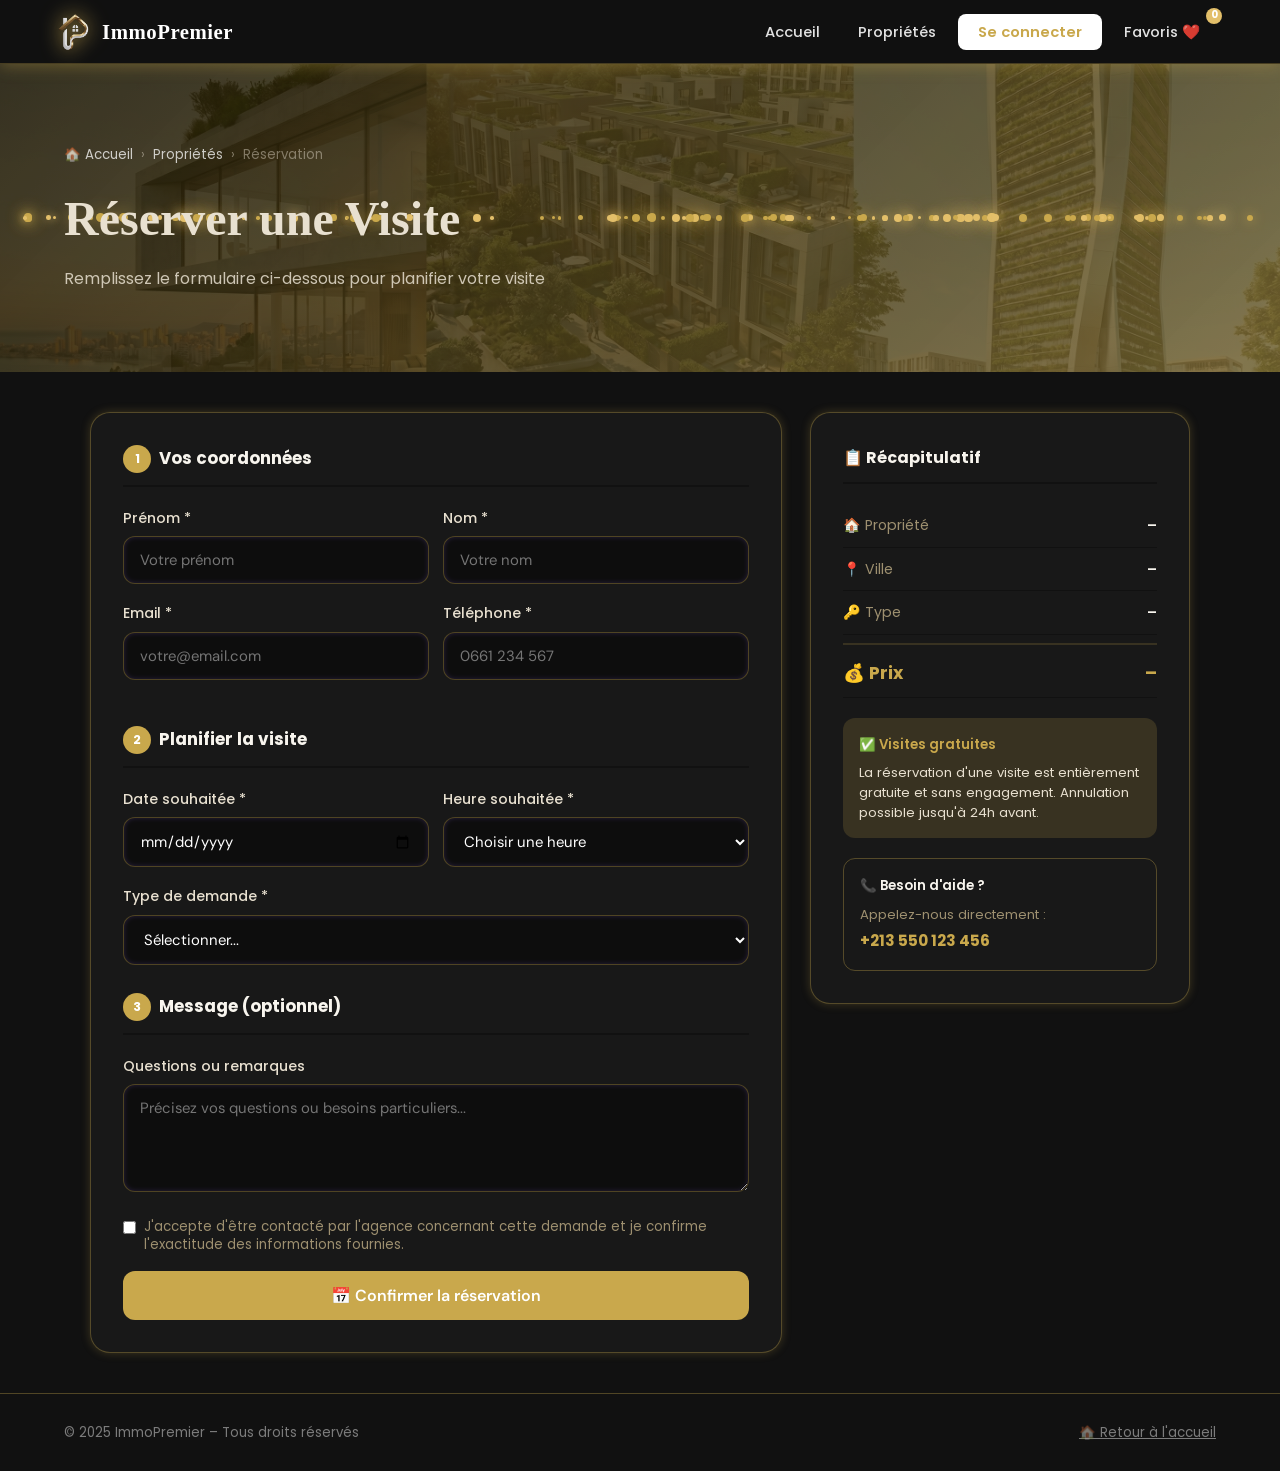
<file: commande.html>
<!DOCTYPE html>

<head>
  <meta charset="UTF-8">
  <meta name="viewport" content="width=device-width, initial-scale=1.0">
  <meta name="description" content="Réservez une visite pour votre propriété – ImmoPremier">
  <title>Réservation de visite | ImmoPremier</title>
  <link rel="stylesheet" href="style.css">
</head>

<body>
  <nav>
    <a href="index.html" class="nav-logo">
      <img src="logo.png" alt="Logo ImmoPremier" class="custom-logo">
      <span>ImmoPremier</span>
    </a>
    <ul class="nav-links" id="nav-links">
      <li><a href="index.html">Accueil</a></li>
      <li><a href="produits.html">Propriétés</a></li>
      <li id="nav-auth"><a href="connexion.html" class="nav-cta">Se connecter</a></li>
      <li><a href="favoris.html" style="position:relative;">
          Favoris ❤️
          <span id="fav-count" style="
    position:absolute; top:-6px; right:-6px;
    background:var(--accent); color:#fff;
    width:16px; height:16px; border-radius:50%;
    font-size:0.65rem; font-weight:700;
    display:flex; align-items:center; justify-content:center;
  ">0</span>
        </a></li>
    </ul>
    <button class="hamburger" id="hamburger" aria-label="Menu">
      <span></span><span></span><span></span>
    </button>
  </nav>
  <header class="page-header">
    <div class="page-header-content">
      <div class="breadcrumb">
        <a href="index.html">🏠 Accueil</a>
        <span>›</span>
        <a href="produits.html">Propriétés</a>
        <span>›</span>
        <span>Réservation</span>
      </div>
      <h1>Réserver une Visite</h1>
      <p>Remplissez le formulaire ci-dessous pour planifier votre visite</p>
    </div>
  </header>
  <section class="commande-section">
    <div class="commande-grid">
      <div id="commande-form-wrapper">
        <form class="commande-form-card" id="commande-form" onsubmit="handleCommande(event)" novalidate>
          <div class="form-section-title">
            <span>1</span> Vos coordonnées
          </div>

          <div class="form-row">
            <div class="form-group">
              <label for="cmd-prenom">Prénom *</label>
              <input type="text" id="cmd-prenom" name="prenom" placeholder="Votre prénom" required
                data-validate="prenom">
              <div class="error-msg"></div>
            </div>
            <div class="form-group">
              <label for="cmd-nom">Nom *</label>
              <input type="text" id="cmd-nom" name="nom" placeholder="Votre nom" required data-validate="nom">
              <div class="error-msg"></div>
            </div>
          </div>

          <div class="form-row">
            <div class="form-group">
              <label for="cmd-email">Email *</label>
              <input type="email" id="cmd-email" name="email" placeholder="votre@email.com" required
                data-validate="email">
              <div class="error-msg"></div>
            </div>
            <div class="form-group">
              <label for="cmd-tel">Téléphone *</label>
              <input type="tel" id="cmd-tel" name="tel" placeholder="0661 234 567" required data-validate="phone">
              <div class="error-msg"></div>
            </div>
          </div>
          <div class="form-section-title" style="margin-top:28px;">
            <span>2</span> Planifier la visite
          </div>

          <div class="form-row">
            <div class="form-group">
              <label for="cmd-date">Date souhaitée *</label>
              <input type="date" id="cmd-date" name="date" required>
              <div class="error-msg"></div>
            </div>
            <div class="form-group">
              <label for="cmd-heure">Heure souhaitée *</label>
              <select id="cmd-heure" name="heure" required>
                <option value="">Choisir une heure</option>
                <option value="09:00">09:00 – 10:00</option>
                <option value="10:00">10:00 – 11:00</option>
                <option value="11:00">11:00 – 12:00</option>
                <option value="14:00">14:00 – 15:00</option>
                <option value="15:00">15:00 – 16:00</option>
                <option value="16:00">16:00 – 17:00</option>
              </select>
              <div class="error-msg"></div>
            </div>
          </div>

          <div class="form-group">
            <label for="cmd-motif">Type de demande *</label>
            <select id="cmd-motif" name="motif" required>
              <option value="">Sélectionner...</option>
              <option value="visite">Visite du bien</option>
              <option value="info">Demande d'informations</option>
              <option value="offre">Faire une offre</option>
              <option value="financement">Conseil en financement</option>
            </select>
            <div class="error-msg"></div>
          </div>
          <div class="form-section-title" style="margin-top:28px;">
            <span>3</span> Message (optionnel)
          </div>

          <div class="form-group">
            <label for="cmd-message">Questions ou remarques</label>
            <textarea id="cmd-message" name="message" rows="4"
              placeholder="Précisez vos questions ou besoins particuliers..." style="resize:vertical;"></textarea>
          </div>

          <div style="display:flex; align-items:flex-start; gap:8px; margin-bottom:16px;">
            <input type="checkbox" id="cmd-terms"
              style="accent-color:var(--primary); width:15px; height:15px; margin-top:2px;" required>
            <label for="cmd-terms" style="font-size:0.83rem; color:var(--muted); cursor:pointer; line-height:1.4;">
              J'accepte d'être contacté par l'agence concernant cette demande et je confirme l'exactitude des
              informations fournies.
            </label>
          </div>

          <button type="submit" class="btn-full" id="cmd-btn" style="margin-top:0;">
            📅 Confirmer la réservation
          </button>

        </form>
        <div id="cmd-success" style="display:none;" class="commande-form-card"
          style="text-align:center; padding:60px 40px;">
          <div style="font-size:4rem; margin-bottom:20px;">🎉</div>
          <h2 style="font-family:'Playfair Display',serif; font-size:1.8rem; color:var(--dark); margin-bottom:12px;">
            Réservation Confirmée !
          </h2>
          <p style="color:var(--muted); line-height:1.7; margin-bottom:28px;">
            Merci <strong id="success-name"></strong> ! Votre demande a été enregistrée avec succès.<br>
            Un de nos agents vous contactera dans les <strong>24h</strong> pour confirmer votre rendez-vous.
          </p>
          <div style="display:flex; gap:14px; justify-content:center; flex-wrap:wrap;">
            <a href="produits.html" class="btn-primary" style="display:inline-flex;">
              🔍 Voir d'autres biens
            </a>
            <a href="index.html" class="btn-outline"
              style="display:inline-flex; color:var(--primary); border-color:var(--primary);">
              🏠 Accueil
            </a>
          </div>
        </div>
      </div>
      <aside>
        <div class="commande-summary">
          <h3
            style="font-size:1rem; font-weight:700; color:var(--dark); margin-bottom:20px; padding-bottom:12px; border-bottom:2px solid var(--bg);">
            📋 Récapitulatif
          </h3>
          <div class="summary-item">
            <span class="label">🏠 Propriété</span>
            <span class="value" id="summary-property">–</span>
          </div>
          <div class="summary-item">
            <span class="label">📍 Ville</span>
            <span class="value" id="summary-city">–</span>
          </div>
          <div class="summary-item">
            <span class="label">🔑 Type</span>
            <span class="value" id="summary-type">–</span>
          </div>
          <div class="summary-item summary-total">
            <span>💰 Prix</span>
            <span id="summary-price">–</span>
          </div>

          <div style="background:var(--primary-light); border-radius:var(--radius); padding:16px; margin-top:20px;">
            <p style="font-size:0.83rem; color:var(--primary); font-weight:600; margin-bottom:8px;">✅ Visites gratuites
            </p>
            <p style="font-size:0.82rem; color:var(--text); line-height:1.5;">
              La réservation d'une visite est entièrement gratuite et sans engagement. Annulation possible jusqu'à 24h
              avant.
            </p>
          </div>

          <div style="margin-top:20px; padding:16px; border:1px solid var(--border); border-radius:var(--radius);">
            <p style="font-size:0.83rem; font-weight:600; color:var(--dark); margin-bottom:8px;">📞 Besoin d'aide ?</p>
            <p style="font-size:0.82rem; color:var(--muted);">Appelez-nous directement :</p>
            <a href="tel:+213550123456"
              style="display:block; font-weight:700; color:var(--primary); font-size:0.95rem; margin-top:4px; text-decoration:none;">
              +213 550 123 456
            </a>
          </div>
        </div>
      </aside>
    </div>
  </section>
  <footer style="padding:28px 5%;">
    <div class="footer-bottom" style="border-top:none; padding-top:0;">
      <span>© 2025 ImmoPremier – Tous droits réservés</span>
      <span><a href="index.html" style="color:rgba(255,255,255,0.45);">🏠 Retour à l'accueil</a></span>
    </div>
  </footer>

  <script src="produits.js"></script>
  <script src="auth.js"></script>
  <script src="main.js"></script>
  <script>
    document.addEventListener('DOMContentLoaded', () => {
      const dateInput = document.getElementById('cmd-date');
      if (dateInput) {
        const today = new Date().toISOString().split('T')[0];
        dateInput.min = today;
      }
    });
    document.getElementById('commande-form').addEventListener('submit', function (e) {
      e.preventDefault();
      let valid = true;
      const fields = [
        { id: 'cmd-prenom', rule: 'prenom' },
        { id: 'cmd-nom', rule: 'nom' },
        { id: 'cmd-email', rule: 'email' },
        { id: 'cmd-tel', rule: 'phone' }
      ];

      fields.forEach(f => {
        const el = document.getElementById(f.id);
        const err = validateField(f.rule, el.value);
        if (err) { showError(f.id, err); valid = false; }
        else clearError(f.id);
      });

      const date = document.getElementById('cmd-date').value;
      if (!date) { showError('cmd-date', 'Veuillez sélectionner une date'); valid = false; }
      else clearError('cmd-date');

      const heure = document.getElementById('cmd-heure').value;
      if (!heure) { showError('cmd-heure', 'Veuillez sélectionner une heure'); valid = false; }
      else clearError('cmd-heure');

      const motif = document.getElementById('cmd-motif').value;
      if (!motif) { showError('cmd-motif', 'Veuillez sélectionner un type de demande'); valid = false; }
      else clearError('cmd-motif');

      const terms = document.getElementById('cmd-terms');
      if (!terms.checked) {
        alert('Veuillez accepter les conditions pour continuer.');
        valid = false;
      }

      if (valid) handleCommande(e);
    }, { capture: true });
  </script>
  <script>
    document.addEventListener('DOMContentLoaded', function () {
      const form = document.getElementById('commande-form');
      const confirmBtn = document.getElementById('cmd-btn');

      function isFormCompletelyValid() {
        let allValid = true;

        const fields = [
          { id: 'cmd-prenom', rule: 'prenom', name: 'Prénom' },
          { id: 'cmd-nom', rule: 'nom', name: 'Nom' },
          { id: 'cmd-email', rule: 'email', name: 'Email' },
          { id: 'cmd-tel', rule: 'phone', name: 'Téléphone' }
        ];

        fields.forEach(f => {
          const el = document.getElementById(f.id);
          const value = el?.value.trim() || '';
          const error = validateField(f.rule, value);
          if (error || value === '') {
            allValid = false;
            if (value === '') showError(f.id, `${f.name} est requis`);
            else if (error) showError(f.id, error);
          } else {
            clearError(f.id);
          }
        });

        const date = document.getElementById('cmd-date')?.value;
        if (!date) {
          showError('cmd-date', 'Veuillez sélectionner une date');
          allValid = false;
        } else {
          const selectedDate = new Date(date);
          const today = new Date();
          today.setHours(0, 0, 0, 0);
          if (selectedDate < today) {
            showError('cmd-date', 'La date ne peut pas être dans le passé');
            allValid = false;
          } else {
            clearError('cmd-date');
          }
        }

        const heure = document.getElementById('cmd-heure')?.value;
        if (!heure) {
          showError('cmd-heure', 'Veuillez sélectionner une heure');
          allValid = false;
        } else {
          clearError('cmd-heure');
        }

        const motif = document.getElementById('cmd-motif')?.value;
        if (!motif) {
          showError('cmd-motif', 'Veuillez sélectionner un type de demande');
          allValid = false;
        } else {
          clearError('cmd-motif');
        }

        const terms = document.getElementById('cmd-terms');
        if (!terms?.checked) {
          const termsLabel = document.querySelector('label[for="cmd-terms"]');
          if (termsLabel) {
            termsLabel.style.color = '#ef4444';
            setTimeout(() => {
              if (termsLabel) termsLabel.style.color = '';
            }, 2000);
          }
          allValid = false;
        }

        return allValid;
      }

      const originalHandleCommande = window.handleCommande;

      window.handleCommande = function (e) {
        if (e) e.preventDefault();
        if (!isFormCompletelyValid()) {
          let errorDiv = document.getElementById('global-form-error');
          if (!errorDiv) {
            errorDiv = document.createElement('div');
            errorDiv.id = 'global-form-error';
            errorDiv.style.cssText = `
                    background: rgba(239, 68, 68, 0.15);
                    border: 1px solid #ef4444;
                    border-radius: 12px;
                    padding: 12px 16px;
                    margin-bottom: 20px;
                    color: #ef4444;
                    font-size: 0.85rem;
                    text-align: center;
                `;
            const form = document.getElementById('commande-form');
            if (form && form.firstChild) {
              form.insertBefore(errorDiv, form.firstChild);
            }
          }
          errorDiv.innerHTML = '! Veuillez remplir correctement tous les champs obligatoires (en rouge) et accepter les conditions.';
          errorDiv.style.display = 'block';

          const firstError = document.querySelector('.has-error');
          if (firstError) {
            firstError.scrollIntoView({ behavior: 'smooth', block: 'center' });
          }

          return false;
        }

        const globalError = document.getElementById('global-form-error');
        if (globalError) globalError.style.display = 'none';

        const btn = document.getElementById('cmd-btn');
        btn.disabled = true;
        btn.innerHTML = '<span class="spinner"></span> Envoi...';

        setTimeout(() => {
          const name = document.getElementById('cmd-prenom')?.value + ' ' + document.getElementById('cmd-nom')?.value;
          document.getElementById('commande-form').style.display = 'none';
          const success = document.getElementById('cmd-success');
          if (success) {
            success.style.display = 'block';
            document.getElementById('success-name').textContent = name;
          }
          const reservations = JSON.parse(localStorage.getItem('immo_reservations') || '[]');
          reservations.push({
            date: new Date().toISOString(),
            name: name,
            email: document.getElementById('cmd-email')?.value,
            tel: document.getElementById('cmd-tel')?.value,
            dateVisite: document.getElementById('cmd-date')?.value,
            heureVisite: document.getElementById('cmd-heure')?.value,
            propId: new URLSearchParams(window.location.search).get('id')
          });
          localStorage.setItem('immo_reservations', JSON.stringify(reservations));
        }, 1500);

        return true;
      };

      if (form) {
        const newForm = form.cloneNode(true);
        form.parentNode.replaceChild(newForm, form);
        newForm.id = 'commande-form';

        newForm.addEventListener('submit', function (e) {
          e.preventDefault();
          window.handleCommande(e);
        });
      }

      const realTimeFields = ['cmd-prenom', 'cmd-nom', 'cmd-email', 'cmd-tel', 'cmd-date', 'cmd-heure', 'cmd-motif'];
      realTimeFields.forEach(fieldId => {
        const field = document.getElementById(fieldId);
        if (field) {
          field.addEventListener('change', function () {
            const globalError = document.getElementById('global-form-error');
            if (globalError) globalError.style.display = 'none';

            if (fieldId === 'cmd-date') {
              const date = field.value;
              if (date) {
                const selectedDate = new Date(date);
                const today = new Date();
                today.setHours(0, 0, 0, 0);
                if (selectedDate < today) {
                  showError(fieldId, 'La date ne peut pas être dans le passé');
                } else {
                  clearError(fieldId);
                }
              }
            }
          });
        }
      });
    });
  </script>
</body>

</html>
</file>
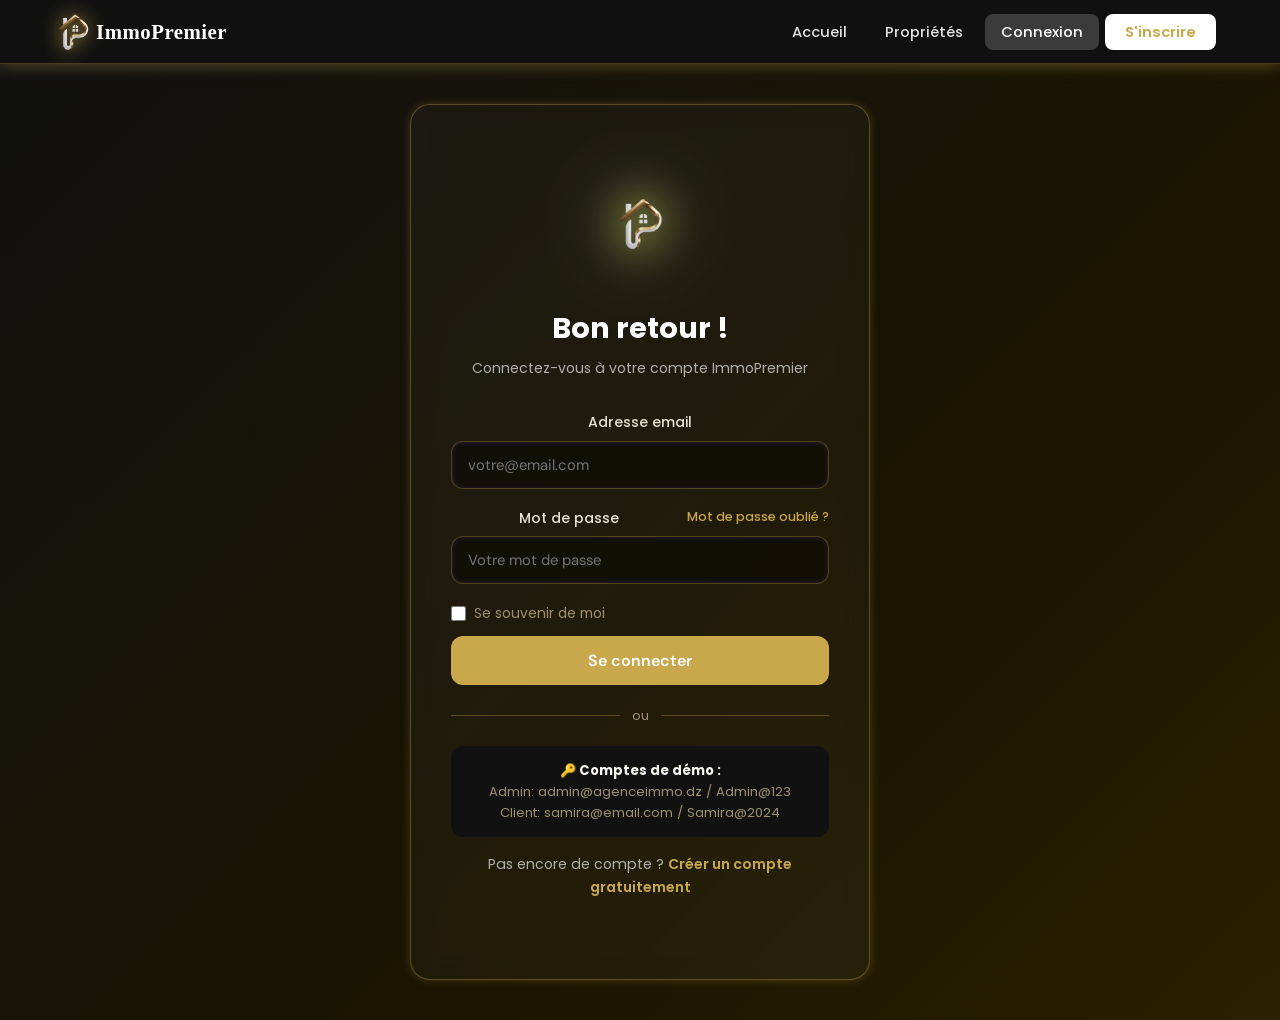
<file: connexion.html>
<!DOCTYPE html>

<head>
  <meta charset="UTF-8">
  <meta name="viewport" content="width=device-width, initial-scale=1.0">
  <meta name="description" content="Connectez-vous à votre compte ImmoPremier">
  <title>Connexion | ImmoPremier</title>
  <link rel="stylesheet" href="style.css">
</head>

<body>
  <nav>
    <a href="index.html" class="nav-logo" style="gap: 4px;">
      <img src="logo.png" alt="Logo ImmoPremier" class="custom-logo">
      <span>ImmoPremier</span>
    </a>
    <ul class="nav-links" id="nav-links">
      <li><a href="index.html">Accueil</a></li>
      <li><a href="produits.html">Propriétés</a></li>
      <li><a href="connexion.html" class="active">Connexion</a></li>
      <li><a href="inscription.html" class="nav-cta">S'inscrire</a></li>
    </ul>
    <button class="hamburger" id="hamburger" aria-label="Menu">
      <span></span><span></span><span></span>
    </button>
  </nav>
  <main class="auth-page">
    <div class="auth-card">
      <div class="auth-logo">
        <div class="auth-logo">
  <div class="auth-logo">
  <div class="auth-logo">
  <img src="logo.png" alt="Logo ImmoPremier" style="
    width:140px; 
    height:140px; 
    object-fit:contain; 
    filter: drop-shadow(0 0 20px rgb(236, 246, 92)) drop-shadow(0 0 40px rgba(231, 235, 222, 0.7));
    margin-bottom:4px;
  ">
  <h2>Bon retour !</h2>
  <p>Connectez-vous à votre compte ImmoPremier</p>
</div>
</div>

      </div>
      <div class="alert" id="login-alert" role="alert"></div>

      <form id="login-form" onsubmit="handleLogin(event)" novalidate>

        <div class="form-group">
          <label for="login-email">Adresse email</label>
          <input type="email" id="login-email" name="email" placeholder="votre@email.com" autocomplete="email"
            data-validate="email" required>
          <div class="error-msg" id="login-email-err"></div>
        </div>

        <div class="form-group">
          <label for="login-password">
            Mot de passe
            <a href="#" style="float:right; font-size:0.78rem; color:var(--primary); text-decoration:none;">Mot de passe
              oublié ?</a>
          </label>
          <div style="position:relative;">
            <input type="password" id="login-password" name="password" placeholder="Votre mot de passe"
              autocomplete="current-password" required>
            <button type="button" onclick="togglePwd('login-password', this)"
              style="position:absolute;right:12px;top:50%;transform:translateY(-50%);background:none;border:none;cursor:pointer;font-size:1rem;">

            </button>
          </div>
          <div class="error-msg" id="login-password-err"></div>
        </div>

        <div style="display:flex; align-items:center; gap:8px; margin-bottom:4px;">
          <input type="checkbox" id="remember-me" style="accent-color:var(--primary); width:15px; height:15px;">
          <label for="remember-me" style="font-size:0.87rem; color:var(--muted); cursor:pointer;">Se souvenir de
            moi</label>
        </div>

        <button type="submit" class="btn-full" id="login-btn">Se connecter</button>

      </form>

      <div class="divider">ou</div>

      <div
        style="background:var(--bg); border-radius:var(--radius); padding:14px; font-size:0.82rem; color:var(--muted); margin-bottom:16px;">
        <strong style="color:var(--dark);">🔑 Comptes de démo :</strong><br>
        Admin: admin@agenceimmo.dz / Admin@123<br>
        Client: samira@email.com / Samira@2024
      </div>

      <p class="auth-footer-text">
        Pas encore de compte ?
        <a href="inscription.html">Créer un compte gratuitement</a>
      </p>
    </div>
  </main>

  <script src="produits.js"></script>
  <script src="auth.js"></script>
  <script>
    function togglePwd(id, btn) {
      const input = document.getElementById(id);
      if (input.type === 'password') { input.type = 'text'; }
      else { input.type = 'password'; }
    }
  </script>
</body>

</html>
</file>
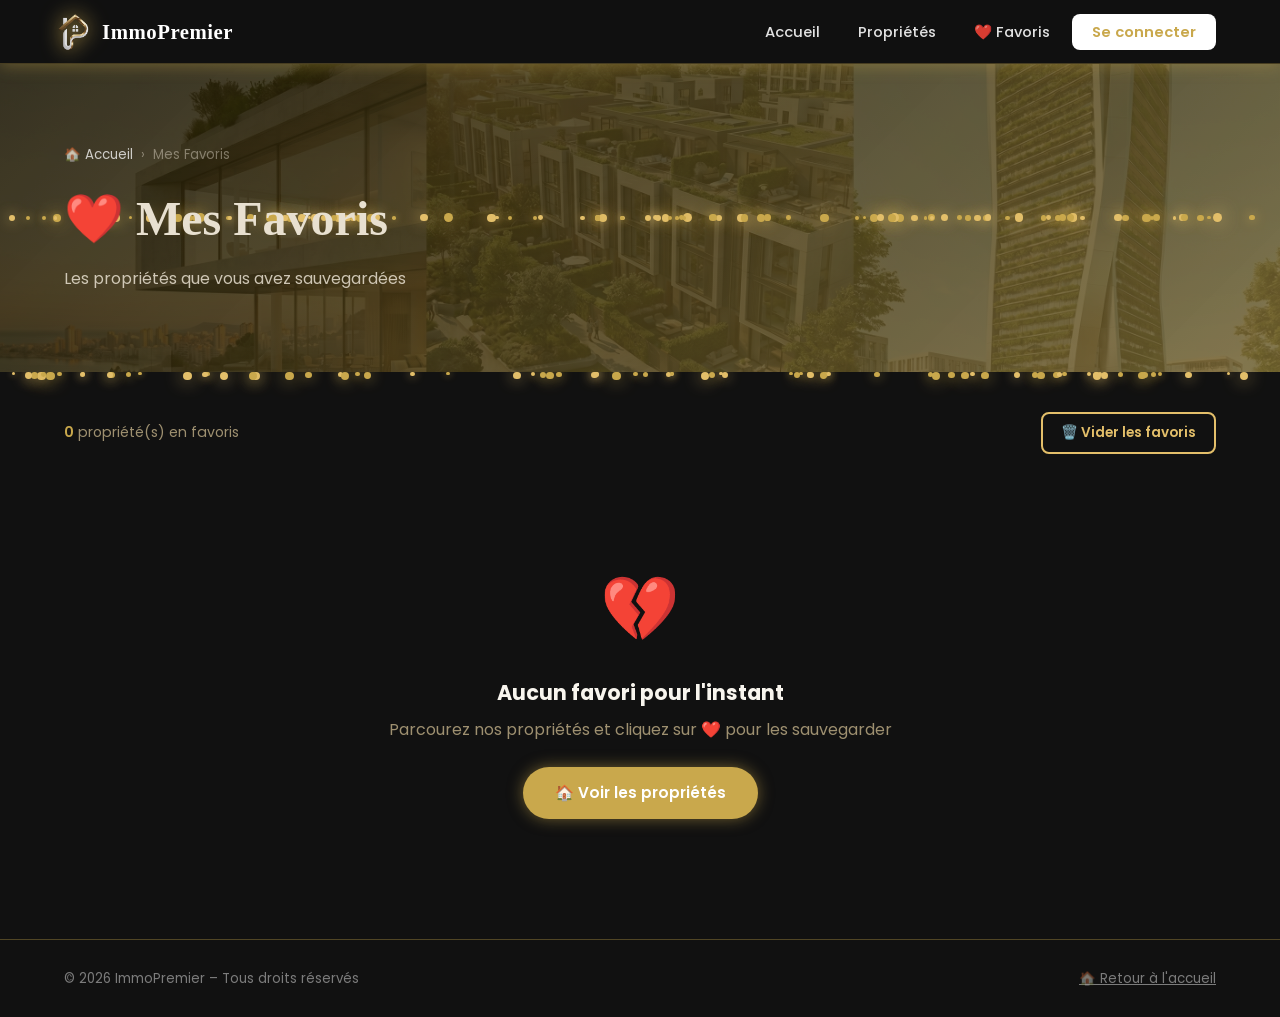
<file: favoris.html>
<!DOCTYPE html>
<head>
  <meta charset="UTF-8">
  <meta name="viewport" content="width=device-width, initial-scale=1.0">
  <title>Mes Favoris | ImmoPremier</title>
  <link rel="stylesheet" href="style.css">
</head>
<body>
  <nav>
    <a href="index.html" class="nav-logo">
      <img src="logo.png" alt="Logo ImmoPremier" class="custom-logo">
      <span>ImmoPremier</span>
    </a>
    <ul class="nav-links" id="nav-links">
      <li><a href="index.html">Accueil</a></li>
      <li><a href="produits.html">Propriétés</a></li>
      <li><a href="favoris.html" class="active">❤️ Favoris</a></li>
      <li id="nav-auth"><a href="connexion.html" class="nav-cta">Se connecter</a></li>
    </ul>
    <button class="hamburger" id="hamburger" aria-label="Menu">
      <span></span><span></span><span></span>
    </button>
  </nav>

  <header class="page-header">
    <div class="page-header-content">
      <div class="breadcrumb">
        <a href="index.html">🏠 Accueil</a>
        <span>›</span>
        <span>Mes Favoris</span>
      </div>
      <h1>❤️ Mes Favoris</h1>
      <p>Les propriétés que vous avez sauvegardées</p>
    </div>
  </header>

  <div class="products-layout" style="grid-template-columns:1fr;">
    <main class="products-main">
      <div class="products-toolbar">
        <p class="results-count"><span id="fav-results-count">0</span> propriété(s) en favoris</p>
        <button onclick="clearAllFavs()" style="
          padding:9px 18px; border-radius:8px;
          border:2px solid var(--accent); background:transparent;
          color:var(--accent); cursor:pointer; font-size:0.85rem;
          font-family:'Poppins',sans-serif; font-weight:600;
          transition:all 0.3s;
        " onmouseover="this.style.background='var(--accent)';this.style.color='#fff'"
           onmouseout="this.style.background='transparent';this.style.color='var(--accent)'">
          🗑️ Vider les favoris
        </button>
      </div>

      <div class="properties-grid" id="fav-grid"></div>

      <div id="no-favs" style="display:none; text-align:center; padding:80px 20px; color:var(--muted);">
        <div style="font-size:4rem; margin-bottom:16px;">💔</div>
        <h3 style="font-size:1.3rem; margin-bottom:8px; color:var(--dark);">Aucun favori pour l'instant</h3>
        <p>Parcourez nos propriétés et cliquez sur ❤️ pour les sauvegarder</p>
        <a href="produits.html" class="btn-primary" style="margin-top:24px; display:inline-flex;">
          🏠 Voir les propriétés
        </a>
      </div>
    </main>
  </div>

  <footer style="padding:28px 5%;">
    <div class="footer-bottom" style="border-top:none; padding-top:0;">
      <span>© 2026 ImmoPremier – Tous droits réservés</span>
      <span><a href="index.html" style="color:rgba(255,255,255,0.45);">🏠 Retour à l'accueil</a></span>
    </div>
  </footer>

  <script src="produits.js"></script>
  <script src="auth.js"></script>
  <script src="main.js"></script>
  <script>
    document.addEventListener('DOMContentLoaded', () => {
      const favIds = getFavs();
      const grid = document.getElementById('fav-grid');
      const noFavs = document.getElementById('no-favs');
      const count = document.getElementById('fav-results-count');

      if (favIds.length === 0) {
        noFavs.style.display = 'block';
        count.textContent = '0';
        return;
      }

      const favProps = PROPERTIES.filter(p => favIds.includes(p.id));
      count.textContent = favProps.length;
      grid.innerHTML = favProps.map(createPropertyCard).join('');
    });

    function clearAllFavs() {
      if (confirm('Vider tous les favoris ?')) {
        localStorage.removeItem('immo_favs');
        location.reload();
      }
    }
  </script>
</body>
</html>
</file>
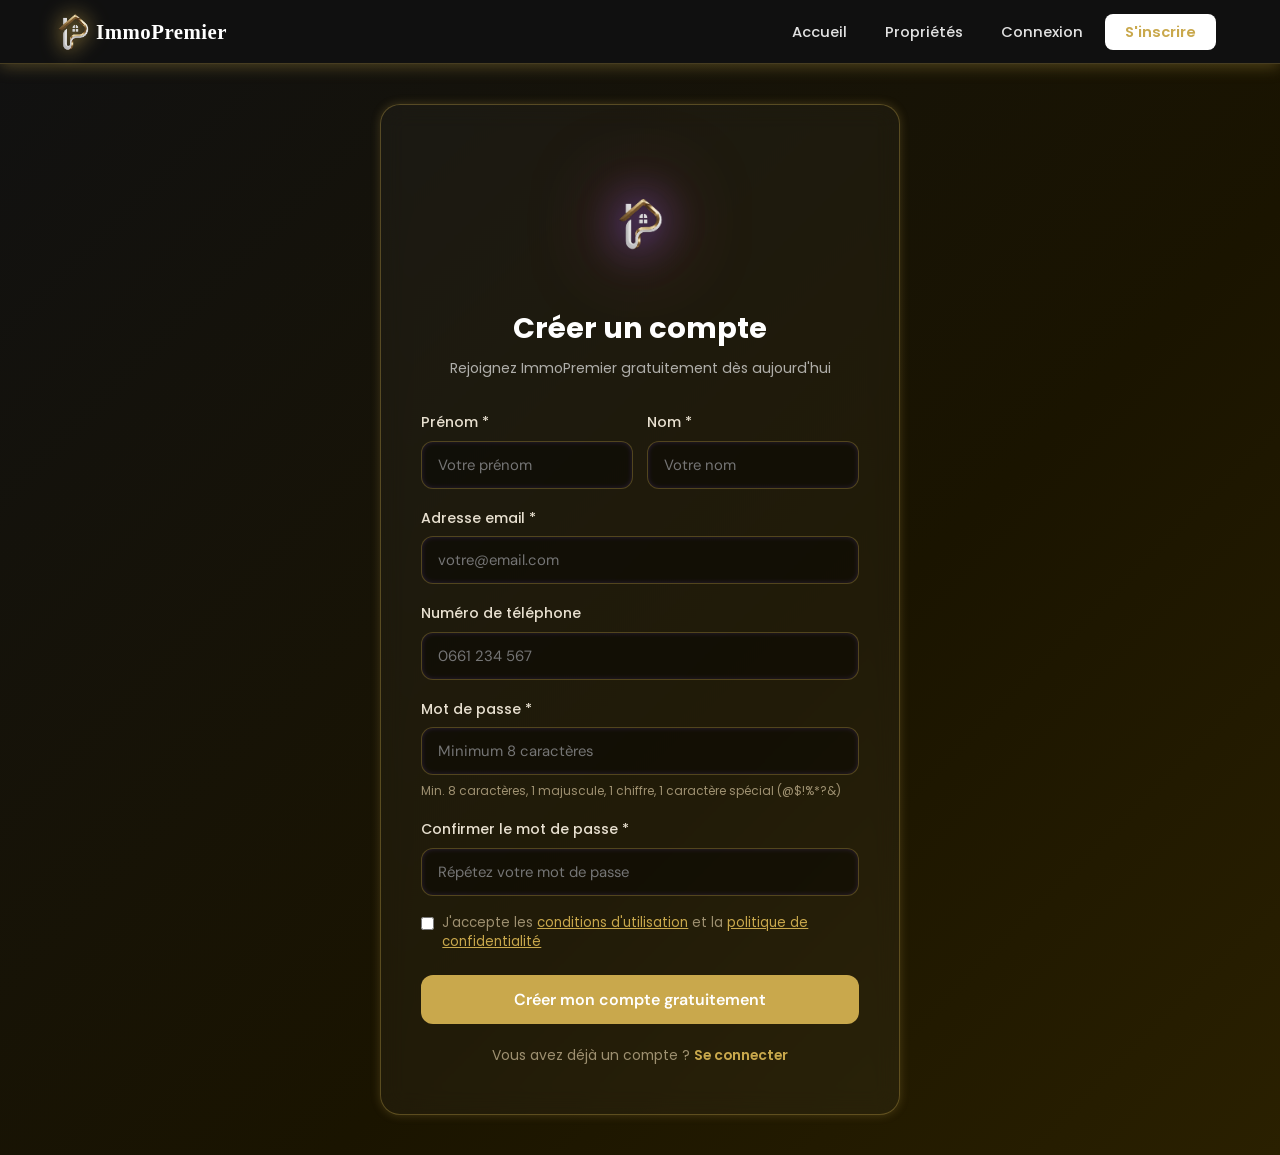
<file: inscription.html>
<!DOCTYPE html>

<head>
  <meta charset="UTF-8">
  <meta name="viewport" content="width=device-width, initial-scale=1.0">
  <meta name="description" content="Créez votre compte ImmoPremier gratuitement">
  <title>Inscription | ImmoPremier</title>
  <link rel="stylesheet" href="style.css">
</head>

<body>
  <nav>
    <a href="index.html" class="nav-logo" style="gap: 4px;">
      <img src="logo.png" alt="Logo ImmoPremier" class="custom-logo">
      <span>ImmoPremier</span>
    </a>
    <ul class="nav-links" id="nav-links">
      <li><a href="index.html">Accueil</a></li>
      <li><a href="produits.html">Propriétés</a></li>
      <li><a href="connexion.html">Connexion</a></li>
      <li><a href="inscription.html" class="active nav-cta">S'inscrire</a></li>
    </ul>
    <button class="hamburger" id="hamburger" aria-label="Menu">
      <span></span><span></span><span></span>
    </button>
  </nav>

  <main class="auth-page" style="padding:40px 20px;">
    <div class="auth-card" style="max-width:520px;">
      <div class="auth-logo">
        <img src="logo.png" alt="Logo ImmoPremier" style="
    width:140px; 
    height:140px; 
    object-fit:contain; 
    filter: drop-shadow(0 0 20px rgba(139,92,246,1)) drop-shadow(0 0 40px rgba(236,72,153,0.7));
    margin-bottom:4px;
  ">
        <h2>Créer un compte</h2>
        <p>Rejoignez ImmoPremier gratuitement dès aujourd'hui</p>
      </div>

      <div class="alert" id="register-alert" role="alert"></div>

      <form id="register-form" onsubmit="handleRegister(event)" novalidate>

        <div class="form-row">
          <div class="form-group">
            <label for="reg-prenom">Prénom *</label>
            <input type="text" id="reg-prenom" name="prenom" placeholder="Votre prénom" autocomplete="given-name"
              data-validate="prenom" required>
            <div class="error-msg"></div>
          </div>
          <div class="form-group">
            <label for="reg-nom">Nom *</label>
            <input type="text" id="reg-nom" name="nom" placeholder="Votre nom" autocomplete="family-name"
              data-validate="nom" required>
            <div class="error-msg"></div>
          </div>
        </div>

        <div class="form-group">
          <label for="reg-email">Adresse email *</label>
          <input type="email" id="reg-email" name="email" placeholder="votre@email.com" autocomplete="email"
            data-validate="email" required>
          <div class="error-msg"></div>
        </div>

        <div class="form-group">
          <label for="reg-tel">Numéro de téléphone</label>
          <input type="tel" id="reg-tel" name="tel" placeholder="0661 234 567" autocomplete="tel" data-validate="phone">
          <div class="error-msg"></div>
        </div>

        <div class="form-group">
          <label for="reg-password">Mot de passe *</label>
          <div style="position:relative;">
            <input type="password" id="reg-password" name="password" placeholder="Minimum 8 caractères"
              autocomplete="new-password" data-validate="password" required oninput="checkPasswordStrength(this.value)">
            <button type="button" onclick="togglePwd('reg-password', this)"
              style="position:absolute;right:12px;top:50%;transform:translateY(-50%);background:none;border:none;cursor:pointer;font-size:1rem;">

            </button>
          </div>
          <div class="error-msg"></div>
          <div id="pwd-strength" style="margin-top:8px; display:none;">
            <div style="height:4px; border-radius:4px; background:var(--border); overflow:hidden;">
              <div id="pwd-bar" style="height:100%; width:0%; transition:all 0.3s; border-radius:4px;"></div>
            </div>
            <p id="pwd-label" style="font-size:0.75rem; margin-top:4px; color:var(--muted);"></p>
          </div>
          <p style="font-size:0.75rem; color:var(--muted); margin-top:6px;">
            Min. 8 caractères, 1 majuscule, 1 chiffre, 1 caractère spécial (@$!%*?&)
          </p>
        </div>

        <div class="form-group">
          <label for="reg-confirm">Confirmer le mot de passe *</label>
          <div style="position:relative;">
            <input type="password" id="reg-confirm" name="confirm" placeholder="Répétez votre mot de passe"
              autocomplete="new-password" required>
            <button type="button" onclick="togglePwd('reg-confirm', this)"
              style="position:absolute;right:12px;top:50%;transform:translateY(-50%);background:none;border:none;cursor:pointer;font-size:1rem;">
            </button>
          </div>
          <div class="error-msg"></div>
        </div>

        <div style="display:flex; align-items:flex-start; gap:8px; margin-bottom:16px;">
          <input type="checkbox" id="accept-terms"
            style="accent-color:var(--primary); width:15px; height:15px; margin-top:2px;" required>
          <label for="accept-terms" style="font-size:0.83rem; color:var(--muted); cursor:pointer; line-height:1.4;">
            J'accepte les <a href="#" style="color:var(--primary);">conditions d'utilisation</a> et la <a href="#"
              style="color:var(--primary);">politique de confidentialité</a>
          </label>
        </div>

        <button type="submit" class="btn-full" id="register-btn">Créer mon compte gratuitement</button>

      </form>

      <p class="auth-footer-text" style="margin-top:20px;">
        Vous avez déjà un compte ?
        <a href="connexion.html">Se connecter</a>
      </p>
    </div>
  </main>

  <script src="produits.js"></script>
  <script src="auth.js"></script>
  <script>
    function togglePwd(id, btn) {
      const input = document.getElementById(id);
      if (input.type === 'password') { input.type = 'text'; }
      else { input.type = 'password'; btn.textContent = '👁️'; }
    }

    function checkPasswordStrength(val) {
      const bar = document.getElementById('pwd-bar');
      const label = document.getElementById('pwd-label');
      const container = document.getElementById('pwd-strength');
      if (!val) { container.style.display = 'none'; return; }
      container.style.display = 'block';

      let score = 0;
      if (val.length >= 8) score++;
      if (/[A-Z]/.test(val)) score++;
      if (/[0-9]/.test(val)) score++;
      if (/[@$!%*?&\-_#]/.test(val)) score++;
      if (val.length >= 12) score++;

      const levels = [
        { pct: '20%', color: '#e53935', text: 'Très faible' },
        { pct: '40%', color: '#FF5722', text: 'Faible' },
        { pct: '60%', color: '#FFC107', text: 'Moyen' },
        { pct: '80%', color: '#4CAF50', text: 'Fort' },
        { pct: '100%', color: '#2E7D32', text: 'Très fort ✅' }
      ];
      const level = levels[Math.min(score - 1, 4)] || levels[0];
      bar.style.width = level.pct;
      bar.style.background = level.color;
      label.style.color = level.color;
      label.textContent = level.text;
    }
  </script>
</body>

</html>
</file>
<file: style.css>
@import url('https://fonts.googleapis.com/css2?family=Poppins:wght@300;400;500;600;700;800&family=DM+Sans:wght@300;400;500;600&display=swap');

:root {
  --primary: #c9a84c;
  --primary-dark: #a8872e;
  --primary-light: rgba(201, 168, 76, 0.18);
  --accent: #e3bf6a;
  --bg: #111111;
  --white: #FFFFFF;
  --dark: #F8F5EE;
  --text: #E8E0D0;
  --muted: #9E9070;
  --border: rgba(201, 168, 76, 0.35);
  --shadow: 0 0 10px rgba(201, 168, 76, 0.25);
  --shadow-hover: 0 0 22px rgba(227, 191, 106, 0.55);
  --radius: 12px;
  --radius-lg: 20px;
  --transition: all 0.3s cubic-bezier(0.4, 0, 0.2, 1);
}

nav {
  background: rgba(17, 17, 17, 0.92);
  box-shadow: 0 2px 15px rgba(201, 168, 76, 0.35);
  border-bottom: 1px solid rgba(201, 168, 76, 0.3);
}

.hero {
  background: linear-gradient(135deg, #111111 0%, rgba(201, 168, 76, 0.10) 100%);
}

.hero::before {
  background: radial-gradient(ellipse at 70% 50%, rgba(201, 168, 76, 0.15) 0%, transparent 60%);
}

.nav-logo .logo-icon {
  background: #c9a84c;
  box-shadow: 0 0 10px #c9a84c;
}

.custom-logo {
  filter: drop-shadow(0 0 10px #c9a84c);
}

.nav-logo:hover .custom-logo {
  filter: drop-shadow(0 0 14px #e3bf6a);
}

.hero-img {
  box-shadow: 0 0 60px rgba(201, 168, 76, 0.35);
  border: 1px solid rgba(201, 168, 76, 0.3);
}

.hero-card {
  background: rgba(17, 17, 17, 0.92);
  border: 1px solid rgba(201, 168, 76, 0.45);
  box-shadow: 0 0 20px rgba(201, 168, 76, 0.2);
}

.stats {
  background: #1a1400;
  border-top: 1px solid rgba(201, 168, 76, 0.3);
  border-bottom: 1px solid rgba(201, 168, 76, 0.3);
}

.testimonials-bg {
  background: #1a1400;
}

.testimonials-bg .section-label {
  color: #c9a84c;
}

.page-header {
  background: linear-gradient(135deg, #1a1400 0%, rgba(201, 168, 76, 0.7) 100%);
}

.auth-page {
  background: linear-gradient(135deg, #111111 0%, #1a1400 60%, #2a2000 100%);
}

.auth-logo .logo-circle {
  background: #c9a84c;
}

.btn-primary {
  box-shadow: 0 0 15px rgba(201, 168, 76, 0.5);
}

.btn-primary:hover {
  background: #e3bf6a;
  box-shadow: 0 0 25px rgba(227, 191, 106, 0.7);
}

.btn-full:hover {
  background: #a8872e;
}

.property-card::before,
.why-card::before,
.agent-card::before {
  background: radial-gradient(600px circle at var(--mouse-x, 0) var(--mouse-y, 0), rgba(201, 168, 76, 0.13), transparent 40%);
}

.card-price {
  color: #c9a84c;
  text-shadow: 0 0 12px rgba(201, 168, 76, 0.5);
}

.card-badge.location {
  background: linear-gradient(110deg, #c9a84c 0%, #fff 45%, #c9a84c 55%, #c9a84c 100%);
  background-size: 250% 100%;
  color: #1a0e00;
}

footer {
  border-top: 1px solid rgba(201, 168, 76, 0.25);
}

.footer-social a:hover {
  background: #c9a84c;
}

.hero {
  background: linear-gradient(135deg,
      #111111 0%,
      rgba(201, 168, 76, 0.12) 100%) !important;
}

.hero::before {
  background:
    url('content/bg2.jfif') center / cover no-repeat,
    radial-gradient(ellipse at 70% 50%,
      rgba(201, 168, 76, 0.18) 0%,
      transparent 60%) !important;
  opacity: 0.18 !important;
}

.page-header {
  background: linear-gradient(135deg,
      #1a1400 0%,
      rgba(201, 168, 76, 0.55) 100%) !important;
}

.page-header::before {
  background: url('ai2.png') center / cover !important;
  opacity: 0.15 !important;
}

nav {
  background: rgba(17, 17, 17, 0.92) !important;
  box-shadow: 0 2px 15px rgba(201, 168, 76, 0.35) !important;
  border-bottom: 1px solid rgba(201, 168, 76, 0.30) !important;
}

.auth-page {
  background: linear-gradient(135deg,
      #111111 0%,
      #1a1400 60%,
      #2a2000 100%) !important;
}

.btn-primary {
  box-shadow: 0 0 15px rgba(201, 168, 76, 0.50) !important;
}

.btn-primary:hover {
  background: #e3bf6a !important;
  box-shadow: 0 0 25px rgba(227, 191, 106, 0.70) !important;
}

.search-bar:focus-within {
  border-color: var(--accent) !important;
  box-shadow:
    0 0 15px rgba(201, 168, 76, 0.40),
    inset 0 0 5px rgba(201, 168, 76, 0.20) !important;
}

.form-group input:focus,
.form-group select:focus,
.form-group textarea:focus {
  border-color: var(--accent) !important;
  box-shadow:
    0 0 15px rgba(201, 168, 76, 0.40),
    inset 0 0 5px rgba(201, 168, 76, 0.20) !important;
}

.stats {
  background: #1a1400 !important;
  border-top: 1px solid rgba(201, 168, 76, 0.30) !important;
  border-bottom: 1px solid rgba(201, 168, 76, 0.30) !important;
}

.testimonials-bg {
  background: #1a1400 !important;
}

.testimonials-bg .section-label {
  color: #c9a84c !important;
}

.hero-img {
  border: 1px solid rgba(201, 168, 76, 0.45) !important;
  box-shadow:
    0 0 40px rgba(201, 168, 76, 0.35),
    0 0 80px rgba(201, 168, 76, 0.15) !important;
}

.hero-card {
  background: rgba(17, 17, 17, 0.92) !important;
  border: 1px solid rgba(201, 168, 76, 0.50) !important;
  box-shadow: 0 0 20px rgba(201, 168, 76, 0.25) !important;
  color: #fff !important;
}

.hero-card strong,
.hero-card b {
  color: #c9a84c !important;
}

@media (max-width: 768px) {
  .nav-links.open {
    background: #1a1400 !important;
  }
}

* {
  margin: 0;
  padding: 0;
  box-sizing: border-box;
}

html {
  scroll-behavior: smooth;
}

body {
  font-family: 'Poppins', sans-serif;
  background: var(--bg);
  color: var(--text);
  line-height: 1.6;
}

body {
  overflow-x: hidden;
  min-height: unset !important;
}

nav {
  background: rgba(15, 15, 26, 0.85);
  backdrop-filter: blur(10px);
  padding: 0 5%;
  display: flex;
  align-items: center;
  justify-content: space-between;
  height: 64px;
  position: sticky;
  top: 0;
  z-index: 1000;
  box-shadow: 0 2px 15px rgba(139, 92, 246, 0.5);
  border-bottom: 1px solid var(--border);
}

.nav-logo {
  display: flex;
  align-items: center;
  gap: 10px;
  text-decoration: none;
  color: var(--white);
}

.nav-logo .logo-icon {
  width: 36px;
  height: 36px;
  background: var(--primary);
  color: var(--white);
  border-radius: 8px;
  display: flex;
  align-items: center;
  justify-content: center;
  font-size: 20px;
  box-shadow: 0 0 10px var(--primary);
}

.nav-logo span {
  font-family: 'Playfair Display', serif;
  font-size: 1.3rem;
  font-weight: 700;
  letter-spacing: 0.5px;
}

.nav-links {
  display: flex;
  gap: 6px;
  align-items: center;
  list-style: none;
}

.nav-links a {
  color: rgba(255, 255, 255, 0.88);
  text-decoration: none;
  padding: 8px 16px;
  border-radius: 8px;
  font-weight: 500;
  font-size: 0.92rem;
  transition: var(--transition);
}

.nav-links a:hover,
.nav-links a.active {
  background: rgba(255, 255, 255, 0.18);
  color: var(--white);
}

.nav-cta {
  background: var(--white) !important;
  color: var(--primary) !important;
  font-weight: 600 !important;
  padding: 8px 20px !important;
}

.nav-cta:hover {
  background: var(--primary-light) !important;
  color: var(--primary) !important;
}

.hamburger {
  display: none;
  flex-direction: column;
  gap: 5px;
  cursor: pointer;
  padding: 8px;
}

.hamburger span {
  width: 24px;
  height: 2px;
  background: var(--white);
  border-radius: 2px;
  transition: var(--transition);
}

.hero {
  min-height: 88vh;
  background: linear-gradient(135deg, #0F0F1A 0%, rgba(139, 92, 246, 0.15) 100%);
  display: flex;
  align-items: center;
  justify-content: space-between;
  padding: 60px 7%;
  gap: 40px;
  position: relative;
  overflow: hidden;
}

.hero::before {
  content: '';
  position: absolute;
  inset: 0;
  background: radial-gradient(ellipse at 70% 50%, rgba(139, 92, 246, 0.2) 0%, transparent 60%);
  pointer-events: none;
}

.hero-content {
  position: relative;
  z-index: 2;
  max-width: 540px;
  animation: fadeInUp 0.8s ease both;
}

.hero-visual {
  position: relative;
  z-index: 2;
  flex-shrink: 0;
  width: 480px;
  animation: fadeInUp 1s ease both;
}

.hero-img {
  width: 100%;
  height: 420px;
  object-fit: cover;
  border-radius: 24px;
  box-shadow: 0 0 60px rgba(139, 92, 246, 0.4);
  border: 1px solid rgba(139, 92, 246, 0.3);
}

.hero-card {
  position: absolute;
  background: rgba(15, 15, 26, 0.9);
  border: 1px solid rgba(139, 92, 246, 0.5);
  backdrop-filter: blur(12px);
  padding: 12px 18px;
  border-radius: 14px;
  font-size: 0.82rem;
  color: #fff;
  box-shadow: 0 0 20px rgba(139, 92, 246, 0.3);
  line-height: 1.5;
}

.floating {
  animation: floatCard 3s ease-in-out infinite;
}

.hero-card:nth-child(3) {
  animation-delay: 1.5s;
}

@keyframes floatCard {

  0%,
  100% {
    transform: translateY(0);
  }

  50% {
    transform: translateY(-10px);
  }
}

@media (max-width: 1024px) {
  .hero-visual {
    display: none;
  }

  .hero {
    justify-content: center;
    text-align: center;
  }

  .hero-btns {
    justify-content: center;
  }
}

.hero::before {
  content: '';
  position: absolute;
  inset: 0;
  background: url('content/bg2.jfif') center/cover no-repeat;
  opacity: 0.18;
}

.hero-content {
  position: relative;
  z-index: 2;
  max-width: 600px;
  animation: fadeInUp 0.8s ease both;
}

.hero-badge {
  font-family: 'Poppins', sans-serif;
  font-weight: 500;
  font-size: 0.78rem;
  letter-spacing: 2px;
  display: inline-block;
  background: rgba(255, 255, 255, 0.2);
  border: 1px solid rgba(255, 255, 255, 0.4);
  color: var(--white);
  padding: 6px 16px;
  border-radius: 50px;
  text-transform: uppercase;
  margin-bottom: 20px;
}

.hero h1 {
  font-family: 'Poppins', sans-serif;
  font-size: clamp(2.4rem, 5vw, 3.8rem);
  font-size: clamp(2.2rem, 4.5vw, 3.4rem);
  font-weight: 800;
  color: var(--white);
  line-height: 1.15;
  margin-bottom: 20px;
}

.hero h1 span {
  color: #FFD700;
  font-weight: 800;
}

.hero p {
  font-family: 'Poppins', sans-serif;
  font-size: 1rem;
  font-weight: 300;
  color: rgba(255, 255, 255, 0.75);
  letter-spacing: 0.2px;
  line-height: 1.8;
  font-size: 1.1rem;
  margin-bottom: 36px;
  line-height: 1.7;
}

.hero-btns {
  display: flex;
  gap: 14px;
  flex-wrap: wrap;
}

.btn-primary {
  background: var(--primary);
  color: var(--white);
  padding: 14px 32px;
  border-radius: 50px;
  font-weight: 600;
  font-size: 0.95rem;
  text-decoration: none;
  border: none;
  cursor: pointer;
  transition: var(--transition);
  display: inline-flex;
  align-items: center;
  gap: 8px;
  box-shadow: 0 0 15px rgba(139, 92, 246, 0.6);
}

.btn-primary:hover {
  background: var(--accent);
  transform: translateY(-2px);
  box-shadow: 0 0 25px rgba(236, 72, 153, 0.8);
}

.btn-outline {
  background: transparent;
  color: var(--white);
  padding: 14px 32px;
  border-radius: 50px;
  font-weight: 600;
  font-size: 0.95rem;
  text-decoration: none;
  border: 2px solid rgba(255, 255, 255, 0.7);
  cursor: pointer;
  transition: var(--transition);
  display: inline-flex;
  align-items: center;
  gap: 8px;
}

.btn-outline:hover {
  background: rgba(255, 255, 255, 0.15);
  border-color: var(--white);
  transform: translateY(-2px);
}

.search-section {
  background: rgba(255, 255, 255, 0.03) !important;
  backdrop-filter: blur(12px);
  border: 1px solid var(--border);
  border-radius: var(--radius-lg);
  padding: 30px 5%;
  box-shadow: var(--shadow);
  transition: var(--transition);
}

.search-bar {
  display: flex;
  gap: 12px;
  max-width: 900px;
  margin: 0 auto;
  border-radius: var(--radius-lg);
  padding: 12px;
  border: 1px solid var(--border) !important;
  transition: var(--transition);
  color: var(--white) !important;
  box-shadow: inset 0 0 5px rgba(139, 92, 246, 0.2);
  background: rgba(0, 0, 0, 0.3);
}

.search-bar:focus-within {
  border-color: var(--accent) !important;
  box-shadow: 0 0 15px rgba(236, 72, 153, 0.4), inset 0 0 5px rgba(236, 72, 153, 0.2) !important;
}

.search-bar select,
.search-bar input {
  flex: 1;
  border: none;
  background: transparent;
  padding: 10px 14px;
  font-family: 'DM Sans', sans-serif;
  font-size: 0.93rem;
  color: var(--white) !important;
  outline: none;
}

.search-bar select option {
  background-color: #c9a84c !important;
  color: #1a1a2e !important;
  padding: 10px;
}

.search-bar select option:hover {
  background-color: #daa520 !important;
  color: #1a1a2e !important;
}

.search-bar select option:checked {
  background-color: #b8860b !important;
  color: #2a2000 !important;
}

.search-bar button {
  background: var(--primary);
  color: var(--white);
  border: none;
  padding: 12px 28px;
  border-radius: var(--radius);
  font-weight: 600;
  cursor: pointer;
  transition: var(--transition);
  font-size: 0.93rem;
}

.search-bar button:hover {
  background-color: #1a1a2e;
}

.section {
  padding: 72px 5%;
}

.section-header {
  text-align: center;
  margin-bottom: 48px;
}

.section-label {
  display: inline-block;
  color: var(--primary);
  font-weight: 600;
  font-size: 0.82rem;
  letter-spacing: 2px;
  text-transform: uppercase;
  margin-bottom: 10px;
}

.section-header h2 {
  font-family: 'Playfair Display', serif;
  font-size: clamp(1.8rem, 3vw, 2.6rem);
  color: var(--dark);
  margin-bottom: 12px;
}

.section-header p {
  color: var(--muted);
  font-size: 1rem;
  max-width: 520px;
  margin: 0 auto;
}

.stats {
  background: var(--primary);
  padding: 48px 5%;
  display: grid;
  grid-template-columns: repeat(auto-fit, minmax(200px, 1fr));
  gap: 24px;
  text-align: center;
}

.stat-item {
  color: var(--white);
}

.stat-num {
  font-family: 'Playfair Display', serif;
  font-size: 2.6rem;
  font-weight: 700;
  color: #FFD700;
}

.stat-label {
  font-size: 0.9rem;
  opacity: 0.88;
  margin-top: 4px;
}

.properties-grid {
  display: grid;
  grid-template-columns: repeat(auto-fill, minmax(320px, 1fr));
  gap: 24px;
}

.property-card {
  background: rgba(255, 255, 255, 0.03) !important;
  backdrop-filter: blur(12px);
  border: 1px solid var(--border);
  border-radius: var(--radius-lg);
  overflow: hidden;
  box-shadow: var(--shadow);
  transition: var(--transition);
  cursor: pointer;

}

.property-card:hover {
  transform: translateY(-6px);
  box-shadow: var(--shadow-hover);
  border-color: var(--accent);
}

.card-img {
  position: relative;
  height: 220px;
  overflow: hidden;
}

.card-img img {
  width: 100%;
  height: 100%;
  object-fit: cover;
  transition: transform 0.5s ease;
}

.property-card:hover .card-img img {
  transform: scale(1.06);
}

.card-badge {
  position: absolute;
  top: 14px;
  left: 14px;
  background: var(--primary);
  color: var(--white);
  padding: 4px 12px;
  border-radius: 50px;
  font-size: 0.78rem;
  font-weight: 600;
  text-transform: uppercase;
  letter-spacing: 0.5px;
  background: linear-gradient(110deg,
      lightgreen 0%,
      #fff 45%,
      lightgreen 55%,
      lightgreen 100%);
  background-size: 250% 100%;
  animation: shine 2s linear infinite;
}

.card-badge.vente {
  background: linear-gradient(110deg, #90EE90 0%, #ffffff 45%, #90EE90 55%, #90EE90 100%);
  background-size: 250% 100%;
  animation: shine 2s linear infinite;
}

.card-badge.location {
  background: linear-gradient(110deg, #c9a84c, #ffffff 45%, #c9a84c 55%, #c9a84c 100%);
  background-size: 250% 100%;
  animation: shine 2s linear infinite;
}

.card-badge.neuf {
  background: linear-gradient(110deg, #e3bf6a 0%, #ffffff 45%, #e3bf6a 55%, #e3bf6a 100%);
  background-size: 250% 100%;
  animation: shine 2s linear infinite;
}

@keyframes shine {
  0% {
    background-position: 200% center;
  }

  100% {
    background-position: -200% center;
  }
}

.card-fav {
  position: absolute;
  top: 14px;
  right: 14px;
  background: var(--white);
  border: none;
  width: 36px;
  height: 36px;
  border-radius: 50%;
  display: flex;
  align-items: center;
  justify-content: center;
  cursor: pointer;
  font-size: 1rem;
  transition: var(--transition);
}

.card-fav:hover {
  transform: scale(1.15);
}

.card-body {
  padding: 20px;
}

.card-price {
  color: #c9a84c !important;
  background: linear-gradient(90deg,
      #a8872e 0%,
      #ffffff 40%,
      #c9a84c 55%,
      #a8872e 100%);
  background-size: 250% auto;
  -webkit-background-clip: text;
  -webkit-text-fill-color: transparent;
  background-clip: text;
  animation: priceShine 3s linear infinite;
  text-shadow: none !important;
  font-weight: 800 !important;
}

@keyframes priceShine {
  0% {
    background-position: 200% center;
  }

  100% {
    background-position: -200% center;
  }
}

@media (max-width: 768px) {
  .nav-links.open {
    background: #1a1400 !important;
  }
}


.card-title {
  font-size: 1rem;
  font-weight: 600;
  color: var(--dark);
  margin-bottom: 6px;
}

.card-location {
  color: var(--muted);
  font-size: 0.87rem;
  display: flex;
  align-items: center;
  gap: 4px;
  margin-bottom: 16px;
}

.card-features {
  display: flex;
  gap: 16px;
  padding-top: 16px;
  border-top: 1px solid var(--bg);
}

.feat {
  display: flex;
  align-items: center;
  gap: 5px;
  font-size: 0.82rem;
  color: var(--muted);
  font-weight: 500;
}

.filter-bar {
  display: flex;
  gap: 10px;
  flex-wrap: wrap;
  margin-bottom: 32px;
  align-items: center;
}

.filter-btn {
  padding: 9px 22px;
  border-radius: 50px;
  border: 1.5px solid rgba(255, 255, 255, 0.5);
  background: rgba(255, 255, 255, 0.08);
  color: rgba(255, 255, 255, 0.85);
  font-weight: 500;
  font-size: 0.88rem;
  cursor: pointer;
  transition: var(--transition);
  font-family: 'DM Sans', sans-serif;
}

.filter-btn:hover,
.filter-btn.active {
  border-color: var(--primary);
  background: var(--primary-light);
  color: var(--primary);
}

.why-grid {
  display: grid;
  grid-template-columns: repeat(auto-fill, minmax(260px, 1fr));
  gap: 24px;
}

.why-card {
  background: rgba(255, 255, 255, 0.03) !important;
  backdrop-filter: blur(12px);
  border: 1px solid var(--border);
  border-radius: var(--radius-lg);
  padding: 32px 28px;
  box-shadow: var(--shadow);
  transition: var(--transition);
}

.why-card:hover {
  transform: translateY(-4px);
  box-shadow: var(--shadow-hover);
}

.why-icon {
  width: 56px;
  height: 56px;
  background: var(--primary-light);
  border-radius: var(--radius);
  display: flex;
  align-items: center;
  justify-content: center;
  font-size: 1.6rem;
  margin-bottom: 18px;
  margin-left: auto;
  margin-right: auto;
}

.why-card h3 {
  font-size: 1.05rem;
  font-weight: 600;
  color: var(--dark) !important;
  margin-bottom: 10px;
}

.why-card p {
  color: var(--muted) !important;
  font-size: 0.9rem;
  line-height: 1.6;
}

.agents-grid {
  display: grid;
  grid-template-columns: repeat(auto-fill, minmax(230px, 1fr));
  gap: 24px;
}

.agent-card {
  background: rgba(255, 255, 255, 0.03) !important;
  backdrop-filter: blur(12px);
  border: 1px solid var(--border);
  border-radius: var(--radius-lg);
  padding: 28px;
  text-align: center;
  box-shadow: var(--shadow);
  transition: var(--transition);
}

.agent-card:hover {
  transform: translateY(-4px);
  box-shadow: var(--shadow-hover);
  border-color: var(--accent);
}

.agent-img {
  width: 90px;
  height: 90px;
  border-radius: 50%;
  object-fit: cover;
  border: 4px solid var(--primary-light);
  margin: 0 auto 16px;
  display: block;
}

.agent-name {
  font-weight: 700;
  color: var(--dark);
  margin-bottom: 4px;
}

.agent-role {
  color: var(--primary);
  font-size: 0.85rem;
  font-weight: 500;
  margin-bottom: 12px;
}

.agent-info {
  color: var(--muted);
  font-size: 0.83rem;
  margin-bottom: 16px;
}

.agent-social {
  display: flex;
  gap: 8px;
  justify-content: center;
}

.agent-social a {
  width: 32px;
  height: 32px;
  background: var(--bg);
  border-radius: 50%;
  display: flex;
  align-items: center;
  justify-content: center;
  text-decoration: none;
  font-size: 0.82rem;
  color: var(--primary);
  transition: var(--transition);
}

.agent-social a:hover {
  background: var(--primary);
  color: var(--white);
}

.testimonials-bg {
  background: var(--primary);
}

.testimonials-bg .section-header h2 {
  color: var(--white);
}

.testimonials-bg .section-label {
  color: #FFD700;
}

.testimonials-bg .section-header p {
  color: rgba(255, 255, 255, 0.75);
}

.testimonials-grid {
  display: grid;
  grid-template-columns: repeat(auto-fill, minmax(300px, 1fr));
  gap: 24px;
}

.testimonial-card {
  background: rgba(255, 255, 255, 0.12);
  border: 1px solid rgba(255, 255, 255, 0.2);
  border-radius: var(--radius-lg);
  padding: 28px;
  backdrop-filter: blur(10px);
}

.stars {
  color: #FFD700;
  font-size: 1.1rem;
  margin-bottom: 14px;
}

.testimonial-text {
  color: rgba(255, 255, 255, 0.9);
  font-size: 0.92rem;
  line-height: 1.7;
  margin-bottom: 20px;
}

.testimonial-author {
  display: flex;
  align-items: center;
  gap: 12px;
}

.testimonial-author img {
  width: 44px;
  height: 44px;
  border-radius: 50%;
  object-fit: cover;
  border: 2px solid rgba(255, 255, 255, 0.4);
}

.author-name {
  color: var(--white);
  font-weight: 600;
  font-size: 0.9rem;
}

.author-city {
  color: rgba(255, 255, 255, 0.65);
  font-size: 0.8rem;
}

footer {
  background: var(--bg);
  color: rgba(255, 255, 255, 0.8);
  padding: 56px 5% 24px;
  border-top: 1px solid var(--border);
}

.footer-grid {
  display: grid;
  grid-template-columns: 2fr 1fr 1fr 1fr;
  gap: 40px;
  margin-bottom: 40px;
}

.footer-brand p {
  font-size: 0.88rem;
  line-height: 1.7;
  margin: 14px 0 20px;
  color: rgba(255, 255, 255, 0.6);
}

.footer-social {
  display: flex;
  gap: 10px;
}

.footer-social a {
  width: 36px;
  height: 36px;
  background: rgba(255, 255, 255, 0.1);
  border-radius: 50%;
  display: flex;
  align-items: center;
  justify-content: center;
  text-decoration: none;
  color: rgba(255, 255, 255, 0.8);
  font-size: 0.9rem;
  transition: var(--transition);
}

.footer-social a:hover {
  background: var(--primary);
  color: var(--white);
}

.footer-col h4 {
  color: var(--white);
  font-weight: 600;
  margin-bottom: 16px;
  font-size: 0.95rem;
}

.footer-col ul {
  list-style: none;
}

.footer-col li {
  margin-bottom: 10px;
}

.footer-col a {
  color: --dark(255, 255, 255, 0.6);
  text-decoration: none;
  font-size: 0.87rem;
  transition: var(--transition);
}

.footer-col a:hover {
  color: var(--primary);
}

.footer-bottom {
  border-top: 1px solid rgba(255, 255, 255, 0.1);
  padding-top: 24px;
  display: flex;
  justify-content: space-between;
  align-items: center;
  flex-wrap: wrap;
  gap: 12px;
  font-size: 0.83rem;
  color: rgba(255, 255, 255, 0.45);
}

.auth-page {
  min-height: 100vh;
  background: linear-gradient(135deg, #0d47a1 0%, var(--primary) 60%, #42a5f5 100%);
  display: flex;
  align-items: center;
  justify-content: center;
  padding: 40px 20px;
  position: relative;
  overflow: hidden;
}

.auth-page::before {
  content: '';
  position: absolute;
  inset: 0;
  background: url('https://images.unsplash.com/photo-1486325212027-8081e485255e?w=1600&q=80') center/cover;
  opacity: 0.12;
}

.auth-card {
  background: rgba(255, 255, 255, 0.03) !important;
  backdrop-filter: blur(12px);
  border: 1px solid var(--border);
  border-radius: var(--radius-lg);
  padding: 48px 40px;
  width: 100%;
  max-width: 460px;
  box-shadow: var(--shadow);
  position: relative;
  z-index: 2;
  animation: fadeInUp 0.6s ease both;
  transition: var(--transition);
}

.auth-logo {
  text-align: center;
  margin-bottom: 32px;
}

.auth-logo .logo-circle {
  width: 64px;
  height: 64px;
  background: var(--primary);
  border-radius: 50%;
  display: flex;
  align-items: center;
  justify-content: center;
  font-size: 1.8rem;
  margin: 0 auto 12px;
}

.auth-logo h2 {
  font-family: 'Poppins', sans-serif;
  font-size: 1.8rem;
  font-weight: 700;
  color: var(--white);
  margin-bottom: 6px;
}

.auth-logo p {
  color: rgba(255, 255, 255, 0.65);
  font-size: 0.88rem;
  margin-top: 4px;
}

.form-group {
  margin-bottom: 18px;
  position: relative;
}

.form-group label {
  display: block;
  font-weight: 500;
  font-size: 0.88rem;
  color: var(--text);
  margin-bottom: 7px;
}

.form-group input,
.form-group select,
.form-group textarea {
  width: 100%;
  padding: 13px 16px;
  border: 1px solid var(--border) !important;
  border-radius: var(--radius);
  font-family: 'DM Sans', sans-serif;
  font-size: 0.93rem;
  color: var(--white) !important;
  background: rgba(0, 0, 0, 0.4) !important;
  transition: var(--transition);
  outline: none;
  box-shadow: inset 0 0 5px rgba(139, 92, 246, 0.2);
}

.form-group input:focus,
.form-group select:focus,
.form-group textarea:focus {
  border-color: var(--accent) !important;
  background: rgba(0, 0, 0, 0.4) !important;
  box-shadow: 0 0 15px rgba(236, 72, 153, 0.4), inset 0 0 5px rgba(236, 72, 153, 0.2) !important;
}

.form-group input.error {
  border-color: #e53935;
}

.form-group .error-msg {
  color: #e53935;
  font-size: 0.78rem;
  margin-top: 5px;
  display: none;
}

.form-group.has-error .error-msg {
  display: block;
}

.form-row {
  display: grid;
  grid-template-columns: 1fr 1fr;
  gap: 14px;
}

.btn-full {
  width: 100%;
  padding: 14px;
  background: var(--primary);
  color: var(--white);
  border: none;
  border-radius: var(--radius);
  font-family: 'DM Sans', sans-serif;
  font-size: 1rem;
  font-weight: 600;
  cursor: pointer;
  transition: var(--transition);
  margin-top: 8px;
}

.btn-full:hover {
  background: var(--primary-dark);
  transform: translateY(-1px);
}

.auth-footer-text {
  text-align: center;
  margin-top: 20px;
  font-size: 0.87rem;
  color: var(--muted);
}

.auth-footer-text a {
  color: var(--primary);
  font-weight: 600;
  text-decoration: none;
}

.auth-footer-text a:hover {
  text-decoration: underline;
}

.divider {
  display: flex;
  align-items: center;
  gap: 12px;
  margin: 20px 0;
  color: var(--muted);
  font-size: 0.82rem;
}

.divider::before,
.divider::after {
  content: '';
  flex: 1;
  height: 1px;
  background: var(--border);
}

.alert {
  padding: 12px 16px;
  border-radius: var(--radius);
  font-size: 0.88rem;
  margin-bottom: 16px;
  display: flex;
  align-items: center;
  gap: 8px;
}

.alert-success {
  background: #E8F5E9;
  color: #2e7d32;
  border: 1px solid #A5D6A7;
}

.alert-error {
  background: #FFEBEE;
  color: #c62828;
  border: 1px solid #EF9A9A;
}

.alert {
  display: none;
}

.alert.show {
  display: flex;
}

.page-header {
  position: relative;
  overflow: hidden;
  padding: 80px 5%;
  min-height: 250px;

  display: flex;
  align-items: center;

  background: linear-gradient(135deg,
      #1e3a8a 0%,
      rgba(139, 92, 246, 0.8) 100%);
}

.page-header-content {
  position: relative;
  z-index: 2;
}

.page-header::before {
  content: '';
  position: absolute;
  inset: 0;
  background: url('ai2.png') center/cover;
  opacity: 0.15;
}

.page-header h1 {
  font-family: 'Playfair Display', serif;
  font-size: clamp(2rem, 4vw, 3rem);
  margin-bottom: 8px;
}

.page-header p {
  opacity: 0.85;
  font-size: 1rem;
}

.breadcrumb {
  display: flex;
  gap: 8px;
  font-size: 0.83rem;
  opacity: 0.75;
  margin-bottom: 16px;
}

.breadcrumb a {
  color: var(--white);
  text-decoration: none;
}

.breadcrumb span {
  opacity: 0.6;
}

.products-layout {
  display: grid;
  grid-template-columns: 260px 1fr;
  gap: 28px;
  padding: 40px 5%;
}

.filter-sidebar {
  background: rgba(255, 255, 255, 0.03) !important;
  backdrop-filter: blur(12px);
  border: 1px solid var(--border);
  border-radius: var(--radius-lg);
  padding: 24px;
  box-shadow: var(--shadow);
  height: fit-content;
  position: sticky;
  top: 80px;
  transition: var(--transition);
}

.filter-sidebar h3 {
  font-size: 1rem;
  font-weight: 700;
  color: var(--dark);
  margin-bottom: 20px;
  padding-bottom: 12px;
  border-bottom: 2px solid var(--bg);
}

.filter-group {
  margin-bottom: 22px;
}

.filter-group label {
  font-size: 0.83rem;
  font-weight: 600;
  color: var(--text);
  display: block;
  margin-bottom: 10px;
  text-transform: uppercase;
  letter-spacing: 0.5px;
}

.filter-group select,
.filter-group input[type="range"] {
  width: 100%;
  padding: 9px 12px;
  border: 2px solid var(--border);
  border-radius: var(--radius);
  font-size: 0.88rem;
  outline: none;
  font-family: 'DM Sans', sans-serif;
  transition: var(--transition);
}

.filter-group select:focus {
  border-color: var(--primary);
}

.price-display {
  text-align: center;
  font-weight: 600;
  color: var(--primary);
  font-size: 0.9rem;
  margin-top: 8px;
}

.checkbox-group {
  display: flex;
  flex-direction: column;
  gap: 8px;
}

.checkbox-item {
  display: flex;
  align-items: center;
  gap: 8px;
  font-size: 0.87rem;
  color: var(--text);
  cursor: pointer;
}

.checkbox-item input[type="checkbox"] {
  accent-color: var(--primary);
  width: 15px;
  height: 15px;
}

.btn-filter-apply {
  width: 100%;
  padding: 11px;
  background: var(--primary);
  color: var(--white);
  border: none;
  border-radius: var(--radius);
  font-weight: 600;
  cursor: pointer;
  font-size: 0.9rem;
  font-family: 'DM Sans', sans-serif;
  transition: var(--transition);
  margin-top: 6px;
}

.btn-filter-apply:hover {
  background: var(--primary-dark);
}

.btn-filter-reset {
  width: 100%;
  padding: 10px;
  background: transparent;
  color: var(--muted);
  border: 2px solid var(--border);
  border-radius: var(--radius);
  font-weight: 500;
  cursor: pointer;
  font-size: 0.88rem;
  font-family: 'DM Sans', sans-serif;
  transition: var(--transition);
  margin-top: 8px;
}

.btn-filter-reset:hover {
  border-color: var(--primary);
  color: var(--primary);
}

.products-toolbar {
  display: flex;
  justify-content: space-between;
  align-items: center;
  margin-bottom: 24px;
  flex-wrap: wrap;
  gap: 12px;
}

.results-count {
  color: var(--muted);
  font-size: 0.88rem;
}

.results-count span {
  color: var(--primary);
  font-weight: 600;
}

.sort-select {
  padding: 9px 14px;
  border: 2px solid var(--border);
  border-radius: var(--radius);
  font-size: 0.87rem;
  outline: none;
  font-family: 'DM Sans', sans-serif;
  cursor: pointer;
}

.sort-select:focus {
  border-color: var(--primary);
}

#no-results {
  display: none;
  text-align: center;
  padding: 60px 20px;
  color: var(--muted);
}

#no-results h3 {
  font-size: 1.2rem;
  margin-bottom: 8px;
}

.commande-section {
  padding: 40px 5%;
}

.commande-grid {
  display: grid;
  grid-template-columns: 1fr 380px;
  gap: 28px;
  max-width: 1100px;
  margin: 0 auto;
}

.commande-form-card,
.commande-summary {
  background: rgba(255, 255, 255, 0.03) !important;
  backdrop-filter: blur(12px);
  border: 1px solid var(--border);
  border-radius: var(--radius-lg);
  padding: 32px;
  box-shadow: var(--shadow);
  height: fit-content;
  transition: var(--transition);
}

.form-section-title {
  font-size: 1.05rem;
  font-weight: 700;
  color: var(--dark);
  margin-bottom: 20px;
  padding-bottom: 12px;
  border-bottom: 2px solid var(--bg);
  display: flex;
  align-items: center;
  gap: 8px;
}

.form-section-title span {
  width: 28px;
  height: 28px;
  background: var(--primary);
  color: var(--white);
  border-radius: 50%;
  display: flex;
  align-items: center;
  justify-content: center;
  font-size: 0.78rem;
  font-weight: 700;
  flex-shrink: 0;
}

.summary-item {
  display: flex;
  justify-content: space-between;
  padding: 10px 0;
  border-bottom: 1px solid var(--bg);
  font-size: 0.88rem;
}

.summary-item:last-child {
  border-bottom: none;
}

.summary-item .label {
  color: var(--muted);
}

.summary-item .value {
  font-weight: 600;
  color: var(--dark);
}

.summary-total {
  font-size: 1.1rem;
  font-weight: 700;
  color: var(--primary);
  padding-top: 14px;
  margin-top: 8px;
  border-top: 2px solid var(--primary-light);
}

.contact-card {
  background: rgba(255, 255, 255, 0.03) !important;
  backdrop-filter: blur(12px);
  border: 1px solid var(--border);
  border-radius: var(--radius-lg);
  padding: 32px;
  text-align: center;
  box-shadow: var(--shadow);
  transition: var(--transition);
}

.contact-card:hover {
  transform: translateY(-4px);
  box-shadow: var(--shadow-hover);
  border-color: var(--accent);
}

.contact-card h3,
.contact-card h4,
.contact-card p,
.contact-card span,
.contact-card a {
  color: var(--white) !important;
}

.contact-card i {
  font-size: 2.8rem;
  color: var(--accent);
  margin-bottom: 20px;
  display: inline-block;
  text-shadow: 0 0 15px rgba(236, 72, 153, 0.8);
  transition: var(--transition);
}

.contact-card:hover i {
  transform: scale(1.1);
  text-shadow: 0 0 25px rgba(236, 72, 153, 1);
}

@keyframes fadeInUp {
  from {
    opacity: 0;
    transform: translateY(30px);
  }

  to {
    opacity: 1;
    transform: translateY(0);
  }
}

@keyframes pulse {

  0%,
  100% {
    transform: scale(1);
  }

  50% {
    transform: scale(1.05);
  }
}

.fade-in {
  animation: fadeInUp 0.6s ease both;
}

.spinner {
  display: inline-block;
  width: 20px;
  height: 20px;
  border: 3px solid rgba(255, 255, 255, 0.3);
  border-radius: 50%;
  border-top-color: var(--white);
  animation: spin 0.8s linear infinite;
}

@keyframes spin {
  to {
    transform: rotate(360deg);
  }
}

.toast {
  position: fixed;
  bottom: 24px;
  right: 24px;
  background: var(--dark);
  color: var(--white);
  padding: 14px 20px;
  border-radius: var(--radius);
  font-size: 0.88rem;
  box-shadow: 0 8px 24px rgba(0, 0, 0, 0.2);
  z-index: 9999;
  display: flex;
  align-items: center;
  gap: 10px;
  transform: translateX(120%);
  transition: transform 0.4s cubic-bezier(0.4, 0, 0.2, 1);
}

.toast.show {
  transform: translateX(0);
}

.toast.success {
  border-left: 4px solid var(--accent);
}

.toast.error {
  border-left: 4px solid #e53935;
}

.user-menu {
  position: relative;
}

.user-btn {
  background: rgba(255, 255, 255, 0.18);
  border: 2px solid rgba(255, 255, 255, 0.4);
  color: var(--white);
  padding: 6px 14px;
  border-radius: 50px;
  cursor: pointer;
  display: flex;
  align-items: center;
  gap: 8px;
  font-size: 0.88rem;
  font-weight: 500;
  font-family: 'DM Sans', sans-serif;
  transition: var(--transition);
}

.user-btn:hover {
  background: rgba(255, 255, 255, 0.28);
}

.user-dropdown {
  position: absolute;
  top: calc(100% + 10px);
  right: 0;
  background: var(--white);
  border-radius: var(--radius);
  box-shadow: var(--shadow);
  min-width: 180px;
  overflow: hidden;
  display: none;
  z-index: 100;
  border: 1px solid var(--border);
}

.user-dropdown.open {
  display: block;
  animation: fadeInUp 0.2s ease;
}

.user-dropdown a {
  display: flex;
  align-items: center;
  gap: 10px;
  padding: 12px 16px;
  color: var(--text);
  text-decoration: none;
  font-size: 0.88rem;
  transition: var(--transition);
}

.user-dropdown a:hover {
  background: var(--bg);
  color: var(--primary);
}

.user-dropdown .logout-btn {
  color: #e53935;
  border-top: 1px solid var(--bg);
  cursor: pointer;
  border: none;
  width: 100%;
  background: none;
  text-align: left;
  font-family: 'DM Sans', sans-serif;
  font-size: 0.88rem;
}

@media (max-width: 1024px) {
  .footer-grid {
    grid-template-columns: 1fr 1fr;
  }

  .products-layout {
    grid-template-columns: 1fr;
  }

  .filter-sidebar {
    position: static;
  }

  .commande-grid {
    grid-template-columns: 1fr;
  }
}

@media (max-width: 768px) {
  .nav-links {
    display: none;
    flex-direction: column;
    position: absolute;
    top: 64px;
    left: 0;
    right: 0;
    background: var(--primary);
    padding: 16px;
    gap: 4px;
  }

  .nav-links.open {
    display: flex;
  }

  .hamburger {
    display: flex;
  }

  .hero-btns {
    flex-direction: column;
    align-items: flex-start;
  }

  .search-bar {
    flex-direction: column;
  }

  .form-row {
    grid-template-columns: 1fr;
  }

  .auth-card {
    padding: 32px 24px;
  }

  .footer-grid {
    grid-template-columns: 1fr;
    gap: 28px;
  }

  .footer-bottom {
    flex-direction: column;
    text-align: center;
  }
}

.property-card,
.why-card,
.agent-card {
  position: relative;
  overflow: hidden;
  z-index: 2;
}

.property-card::before,
.why-card::before,
.agent-card::before {
  content: "";
  position: absolute;
  inset: 0;
  background: radial-gradient(600px circle at var(--mouse-x, 0) var(--mouse-y, 0),
      rgba(236, 72, 153, 0.15),
      transparent 40%);
  opacity: 0;
  transition: opacity 0.3s;
  z-index: 1;
  pointer-events: none;
}

.property-card:hover::before,
.why-card:hover::before,
.agent-card:hover::before {
  opacity: 1;
}

.hero-content,
.section-header,
.properties-grid {
  position: relative !important;
  z-index: 2 !important;
}

body {
  animation: fadeInPage 0.5s ease forwards;
  opacity: 0;
}

body.page-leaving {
  animation: fadeOutPage 0.4s ease forwards;
}

@keyframes fadeInPage {
  from {
    opacity: 0;
    transform: translateY(10px);
  }

  to {
    opacity: 1;
    transform: none;
  }
}

@keyframes fadeOutPage {
  from {
    opacity: 1;
    transform: none;
  }

  to {
    opacity: 0;
    transform: translateY(-10px);
  }
}

.custom-logo {
  height: 55px;
  margin-right: -30px;
  margin-left: -40px;
  width: auto;
  object-fit: contain;
  filter: drop-shadow(0 0 10px var(--primary));
  transition: var(--transition);
}

.nav-logo:hover .custom-logo {
  filter: drop-shadow(0 0 10px var(--accent));
  transform: scale(1.05);
}

.custom-logo-large {
  width: 80px;
  height: 80px;
  object-fit: contain;
  margin: 0 auto 12px auto;
  display: block;
  filter: drop-shadow(0 0 20px rgba(255, 215, 0, 0.6));
  animation: pulse 2s infinite ease-in-out;
}

.stat-icon-circle {
  width: 64px;
  height: 64px;
  border-radius: 50%;
  background: rgba(255, 255, 255, 0.1);
  border: 2px solid rgba(255, 255, 255, 0.3);
  display: flex;
  align-items: center;
  justify-content: center;
  margin: 0 auto 16px;
  color: #FFD700;
  box-shadow: 0 0 20px rgba(255, 215, 0, 0.3), inset 0 0 20px rgba(255, 255, 255, 0.05);
  transition: var(--transition);
  animation: pulse 3s infinite ease-in-out;
}

.stat-item:hover .stat-icon-circle {
  background: rgba(255, 255, 255, 0.2);
  border-color: #FFD700;
  box-shadow: 0 0 35px rgba(255, 215, 0, 0.6), inset 0 0 20px rgba(255, 215, 0, 0.1);
  transform: scale(1.1);
}

.page-header {
  position: relative;
  overflow: hidden;
}

.page-header-content {
  position: relative;
  z-index: 2;
}

.testimonial-card,
.contact-card {
  position: relative;
  z-index: 2;/
}

body.modal-open {
  overflow: hidden;
}

#prop-modal {
  position: fixed !important;
  z-index: 2147483647 !important;
  isolation: auto !important;
}
</file>
